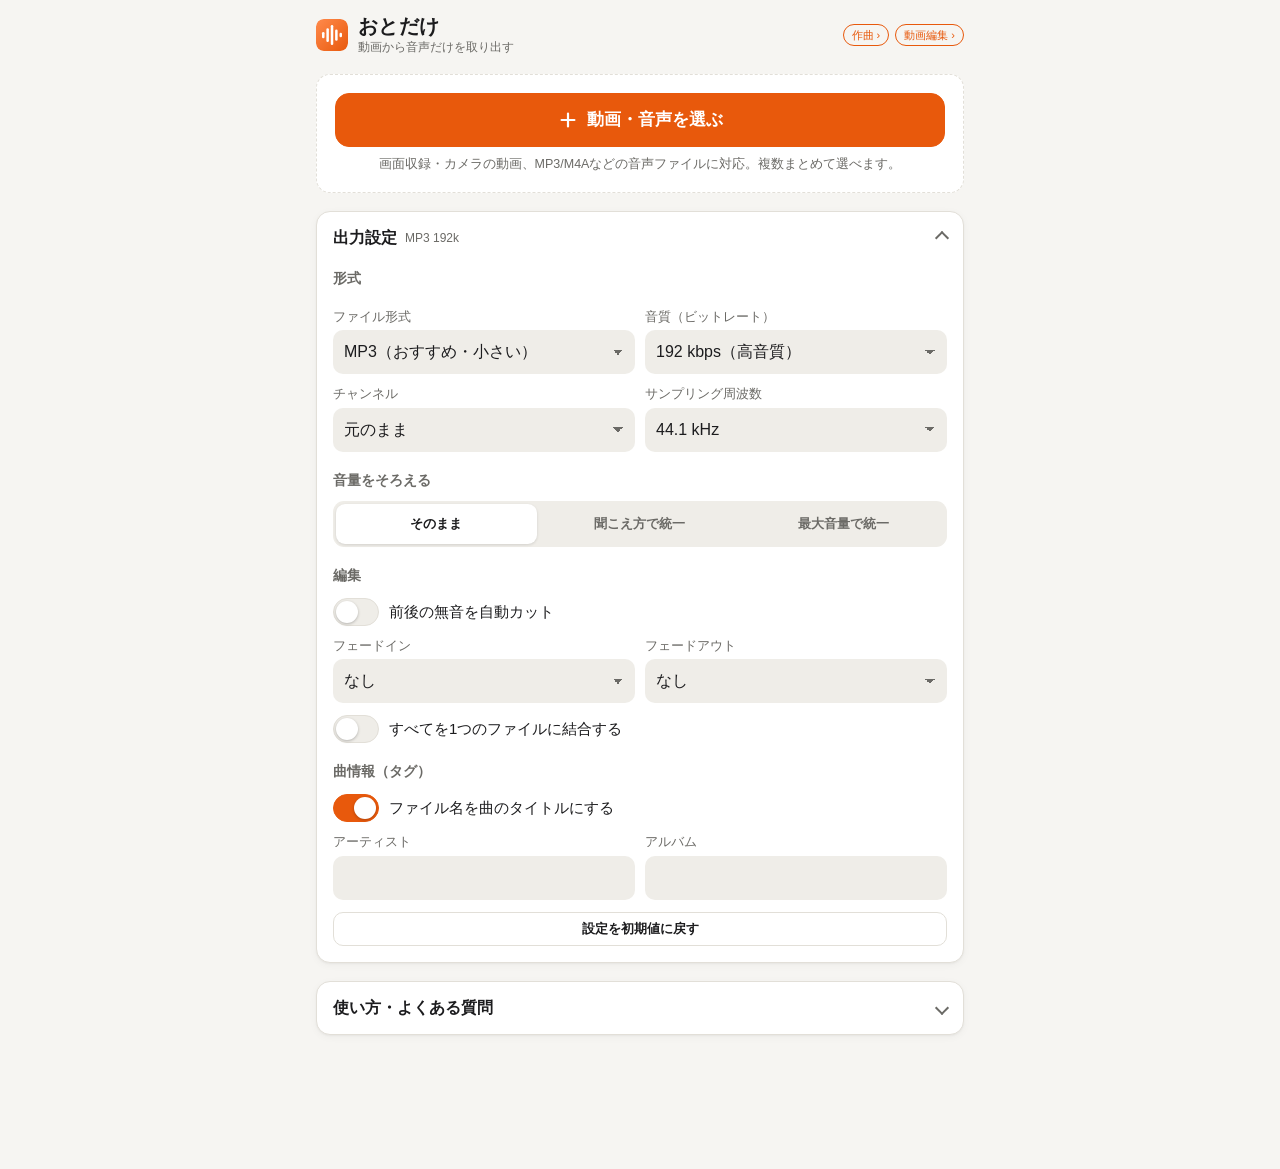
<file: index.html>
<!doctype html>
<html lang="ja">
<head>
  <meta charset="utf-8">
  <meta name="viewport" content="width=device-width, initial-scale=1, viewport-fit=cover">
  <title>おとだけ</title>
  <meta name="description" content="動画から音声だけを取り出すWebアプリ。音量の統一、トリミング、一括リネームにも対応。ファイルは端末の外に送信されません。">
  <meta name="theme-color" content="#f6f5f2" media="(prefers-color-scheme: light)">
  <meta name="theme-color" content="#141416" media="(prefers-color-scheme: dark)">
  <meta name="apple-mobile-web-app-capable" content="yes">
  <meta name="mobile-web-app-capable" content="yes">
  <meta name="apple-mobile-web-app-title" content="おとだけ">
  <meta name="apple-mobile-web-app-status-bar-style" content="default">
  <link rel="manifest" href="manifest.webmanifest">
  <link rel="icon" href="icons/icon.svg" type="image/svg+xml">
  <link rel="apple-touch-icon" href="icons/icon-180.png">
  <link rel="stylesheet" href="css/style.css">
</head>
<body>
  <header class="top">
    <div class="brand">
      <img src="icons/icon.svg" alt="" width="32" height="32">
      <div>
        <h1>おとだけ</h1>
        <p>動画から音声だけを取り出す</p>
      </div>
    </div>
    <span class="badges"><a class="badge link" href="daw/" title="作曲アプリ「かなでる」を開く">作曲 ›</a><a class="badge link" href="editor/" title="動画編集アプリ「つなぐ」を開く">動画編集 ›</a></span>
  </header>

  <main>
    <!-- ファイル追加 -->
    <section class="drop" id="drop">
      <label class="btn primary big" for="fileInput">
        <svg viewBox="0 0 24 24" aria-hidden="true"><path d="M12 5v14M5 12h14"/></svg>
        動画・音声を選ぶ
      </label>
      <input id="fileInput" type="file" accept="video/*,audio/*,.mov,.mp4,.m4a,.mp3,.wav,.aac,.caf" multiple hidden>
      <p class="hint">画面収録・カメラの動画、MP3/M4Aなどの音声ファイルに対応。複数まとめて選べます。</p>
    </section>

    <!-- ファイル一覧 -->
    <section id="listSection" hidden>
      <div class="section-head">
        <h2>ファイル <span id="count" class="count"></span></h2>
        <button class="btn ghost small" id="clearAll" type="button">すべて削除</button>
      </div>
      <ol id="list" class="list"></ol>
    </section>

    <!-- 一括リネーム -->
    <details class="panel" id="renamePanel" hidden>
      <summary><span>まとめて名前をつける・並べ替え</span></summary>
      <div class="panel-body">
        <p class="hint">上から順番に、つけたい名前を入れて「適用」を押してください。</p>
        <ol id="rnList" class="rn-list"></ol>
        <div class="btn-row">
          <button class="btn primary" id="rnApply" type="button">適用</button>
          <button class="btn ghost" id="rnReset" type="button">元の名前に戻す</button>
        </div>
        <hr>
        <div class="field">
          <label for="sortBy">並べ替え（曲目・結合の順番が変わります）</label>
          <div class="inline">
            <select id="sortBy">
              <option value="name">名前順</option>
              <option value="date">日付順（古い順）</option>
              <option value="dateDesc">日付順（新しい順）</option>
              <option value="added">追加した順</option>
            </select>
            <button class="btn ghost" id="sortApply" type="button">並べ替え</button>
          </div>
        </div>
      </div>
    </details>

    <!-- 出力設定 -->
    <details class="panel" id="settingsPanel" open>
      <summary><span>出力設定</span><span id="settingsSummary" class="summary-note"></span></summary>
      <form class="panel-body" id="settings" onsubmit="return false">
        <h3>形式</h3>
        <div class="row2">
          <div class="field">
            <label for="s-format">ファイル形式</label>
            <select id="s-format" name="format">
              <option value="mp3">MP3（おすすめ・小さい）</option>
              <option value="m4a">M4A（元の音のまま・劣化なし）</option>
              <option value="wav">WAV（無圧縮・大きい）</option>
            </select>
          </div>
          <div class="field" data-show-if="format=mp3">
            <label for="s-bitrate">音質（ビットレート）</label>
            <select id="s-bitrate" name="bitrate" data-num>
              <option value="64">64 kbps（声のみ・最小）</option>
              <option value="96">96 kbps</option>
              <option value="128">128 kbps（標準）</option>
              <option value="192">192 kbps（高音質）</option>
              <option value="256">256 kbps</option>
              <option value="320">320 kbps（最高）</option>
            </select>
          </div>
        </div>
        <p class="hint" data-show-if="format=m4a">動画の中の音声をそのまま取り出すので、音質が一切変わらず一番速いです。使える加工はトリミングだけです（音量の統一・無音カット・フェード・結合は使えません）。</p>
        <div data-hide-if="format=m4a">
        <div class="row2">
          <div class="field">
            <label for="s-channels">チャンネル</label>
            <select id="s-channels" name="channels">
              <option value="auto">元のまま</option>
              <option value="1">モノラル（声におすすめ）</option>
              <option value="2">ステレオ</option>
            </select>
          </div>
          <div class="field">
            <label for="s-sampleRate">サンプリング周波数</label>
            <select id="s-sampleRate" name="sampleRate" data-num>
              <option value="44100">44.1 kHz</option>
              <option value="48000">48 kHz</option>
            </select>
          </div>
        </div>

        <h3>音量をそろえる</h3>
        <div class="field">
          <div class="segmented" role="radiogroup" aria-label="音量の統一方法">
            <label><input type="radio" name="normMode" value="off"><span>そのまま</span></label>
            <label><input type="radio" name="normMode" value="lufs"><span>聞こえ方で統一</span></label>
            <label><input type="radio" name="normMode" value="peak"><span>最大音量で統一</span></label>
          </div>
          <p class="hint" data-show-if="normMode=lufs">人の耳の感じ方に近い「ラウドネス（LUFS）」をそろえます。複数ファイルの音量差をなくしたいときはこれ。</p>
          <p class="hint" data-show-if="normMode=peak">一番大きい音が指定の大きさになるように調整します。</p>
        </div>
        <div class="field" data-show-if="normMode=lufs">
          <label for="s-lufsTarget" class="range-label">目標の大きさ <output data-out="lufsTarget"></output></label>
          <input type="range" id="s-lufsTarget" name="lufsTarget" min="-50" max="-8" step="1" data-num>
          <div class="range-scale"><span>← 小さく</span><span>大きく →</span></div>
          <div class="chips">
            <button type="button" class="chip" data-set="lufsTarget=-14">-14 大きめ</button>
            <button type="button" class="chip" data-set="lufsTarget=-16">-16 標準</button>
            <button type="button" class="chip" data-set="lufsTarget=-23">-23 放送</button>
            <button type="button" class="chip" data-set="lufsTarget=-30">-30 小さめ</button>
            <button type="button" class="chip" data-set="lufsTarget=-40">-40 かなり小さい</button>
          </div>
          <p class="hint">ゲームのBGMや効果音が大きすぎるときは、-24 くらいから少しずつ下げて、実際に鳴らしながらちょうどいい大きさを探してください。全ファイルが同じ聞こえ方の大きさにそろいます。</p>
        </div>
        <div class="field" data-show-if="normMode=peak">
          <label for="s-peakTarget" class="range-label">最大音量 <output data-out="peakTarget"></output></label>
          <input type="range" id="s-peakTarget" name="peakTarget" min="-40" max="0" step="1" data-num>
          <div class="range-scale"><span>← 小さく</span><span>大きく →</span></div>
          <div class="chips">
            <button type="button" class="chip" data-set="peakTarget=-1">-1 標準</button>
            <button type="button" class="chip" data-set="peakTarget=-6">-6</button>
            <button type="button" class="chip" data-set="peakTarget=-12">-12</button>
            <button type="button" class="chip" data-set="peakTarget=-20">-20</button>
            <button type="button" class="chip" data-set="peakTarget=-30">-30</button>
          </div>
        </div>
        <div class="field" data-hide-if="normMode=off">
          <label for="s-maxGain">小さい音を上げるのは最大で</label>
          <select id="s-maxGain" name="maxGain" data-num>
            <option value="0">上げない（下げるだけ）</option>
            <option value="6">+6 dB</option>
            <option value="12">+12 dB</option>
            <option value="20">+20 dB</option>
            <option value="30">+30 dB</option>
          </select>
        </div>

        <h3>編集</h3>
        <label class="switch">
          <input type="checkbox" name="silence">
          <span>前後の無音を自動カット</span>
        </label>
        <div class="field" data-show-if="silence=true">
          <label for="s-silenceDb">無音とみなす大きさ</label>
          <select id="s-silenceDb" name="silenceDb" data-num>
            <option value="-60">-60 dB（ほぼ完全な無音だけ）</option>
            <option value="-50">-50 dB</option>
            <option value="-40">-40 dB（小さな雑音もカット）</option>
            <option value="-30">-30 dB（強め）</option>
          </select>
        </div>
        <div class="row2">
          <div class="field">
            <label for="s-fadeIn">フェードイン</label>
            <select id="s-fadeIn" name="fadeIn" data-num>
              <option value="0">なし</option>
              <option value="0.5">0.5 秒</option>
              <option value="1">1 秒</option>
              <option value="2">2 秒</option>
              <option value="3">3 秒</option>
            </select>
          </div>
          <div class="field">
            <label for="s-fadeOut">フェードアウト</label>
            <select id="s-fadeOut" name="fadeOut" data-num>
              <option value="0">なし</option>
              <option value="0.5">0.5 秒</option>
              <option value="1">1 秒</option>
              <option value="2">2 秒</option>
              <option value="3">3 秒</option>
            </select>
          </div>
        </div>
        <label class="switch">
          <input type="checkbox" name="join">
          <span>すべてを1つのファイルに結合する</span>
        </label>
        <div class="field" data-show-if="join=true">
          <label for="s-joinName">結合後のファイル名</label>
          <input id="s-joinName" name="joinName" type="text" placeholder="空なら「先頭のファイル名_結合」" autocomplete="off">
          <p class="hint">一覧の上から順につなげます。順番は各ファイルの ↑↓ や「並べ替え」で変更できます。</p>
        </div>
        </div>

        <div data-show-if="format=mp3">
          <h3>曲情報（タグ）</h3>
          <label class="switch">
            <input type="checkbox" name="tagTitle">
            <span>ファイル名を曲のタイトルにする</span>
          </label>
          <div class="row2">
            <div class="field">
              <label for="s-artist">アーティスト</label>
              <input id="s-artist" name="artist" type="text" autocomplete="off">
            </div>
            <div class="field">
              <label for="s-album">アルバム</label>
              <input id="s-album" name="album" type="text" autocomplete="off">
            </div>
          </div>
        </div>
        <div class="btn-row">
          <button class="btn ghost small" id="resetSettings" type="button">設定を初期値に戻す</button>
        </div>
      </form>
    </details>

    <!-- 結果 -->
    <section id="resultSection" hidden>
      <div class="section-head">
        <h2>できあがり <span id="resultCount" class="count"></span></h2>
        <button class="btn ghost small" id="clearResults" type="button">クリア</button>
      </div>
      <div class="btn-row" id="bulkActions">
        <button class="btn primary" id="shareAll" type="button">まとめて共有・保存</button>
        <button class="btn" id="zipAll" type="button">ZIPでダウンロード</button>
      </div>
      <ol id="results" class="list"></ol>
    </section>

    <details class="panel help">
      <summary><span>使い方・よくある質問</span></summary>
      <div class="panel-body prose">
        <h3>基本の使い方</h3>
        <ol>
          <li>「動画・音声を選ぶ」をタップし、<b>写真ライブラリ</b>または<b>ファイルを選択</b>から動画を選びます。</li>
          <li>必要ならファイル名を変えたり、波形の下のスライダーで使う範囲を切り取ります。</li>
          <li>下の「変換する」をタップ。</li>
          <li>できあがったら「共有」→「"ファイル"に保存」で iPhone に保存できます。LINE などに直接送ることもできます。</li>
        </ol>
        <h3>ホーム画面に追加するとアプリのように使えます</h3>
        <p>Safari の共有ボタン →「ホーム画面に追加」。一度開けばオフラインでも使えます。</p>
        <h3>ファイルはどこかに送信されますか？</h3>
        <p>いいえ。読み込みも変換もすべてこの端末の中（ブラウザ内）で行われ、ファイルが外部に送信されることはありません。</p>
        <h3>長い動画で止まってしまう</h3>
        <p>音声はいったん端末のメモリに展開して処理します。iPhone では目安として1ファイル60分程度まで。止まる場合は「モノラル」にするか、ファイルを分けて試してください。変換中は画面を閉じたり、別のアプリに切り替えないでください。</p>
        <h3>「聞こえ方で統一」とは？</h3>
        <p>放送や音楽配信でも使われている ITU-R BS.1770（LUFS）という基準で、人が感じる音の大きさをそろえます。音を大きくして音割れしそうなところは自動で抑えます（リミッター）。</p>
        
        
        <p class="credits">MP3 エンコードに <a href="https://github.com/zhuker/lamejs" target="_blank" rel="noopener">lamejs</a>（LAME の JavaScript 移植, LGPL）を使用しています。</p>
      </div>
    </details>
  </main>

  <!-- 下部の操作バー -->
  <div class="actionbar" id="actionbar" hidden>
    <div class="progress" id="progress" hidden>
      <div class="progress-text" id="progressText"></div>
      <div class="progress-track"><div class="progress-fill" id="progressFill"></div></div>
    </div>
    <button class="btn primary big" id="convert" type="button">変換する</button>
  </div>

  <div class="toast" id="toast" role="status" aria-live="polite"></div>
  <video id="player" playsinline preload="none" class="offscreen" aria-hidden="true"></video>

  <template id="itemTpl">
    <li class="card item">
      <div class="item-head">
        <span class="kind" aria-hidden="true"></span>
        <div class="name-wrap">
          <input class="name" type="text" aria-label="出力ファイル名" autocomplete="off" autocapitalize="off" spellcheck="false">
          <span class="ext"></span>
        </div>
        <div class="item-tools">
          <button type="button" class="icon-btn up" aria-label="上へ"><svg viewBox="0 0 24 24"><path d="M6 15l6-6 6 6"/></svg></button>
          <button type="button" class="icon-btn down" aria-label="下へ"><svg viewBox="0 0 24 24"><path d="M6 9l6 6 6-6"/></svg></button>
          <button type="button" class="icon-btn remove" aria-label="削除"><svg viewBox="0 0 24 24"><path d="M6 6l12 12M18 6L6 18"/></svg></button>
        </div>
      </div>
      <div class="meta"></div>
      <div class="wave-wrap">
        <canvas class="wave"></canvas>
        <button type="button" class="play" aria-label="試聴"><svg viewBox="0 0 24 24" class="i-play"><path d="M8 5v14l11-7z"/></svg><svg viewBox="0 0 24 24" class="i-pause"><path d="M7 5h4v14H7zM13 5h4v14h-4z"/></svg></button>
        <div class="wave-status"></div>
      </div>
      <div class="trim">
        <div class="trim-row">
          <span>開始</span>
          <input type="range" class="r-start" min="0" step="0.1" aria-label="開始位置">
          <input type="text" class="t-start" inputmode="decimal" aria-label="開始時刻">
        </div>
        <div class="trim-row">
          <span>終了</span>
          <input type="range" class="r-end" min="0" step="0.1" aria-label="終了位置">
          <input type="text" class="t-end" inputmode="decimal" aria-label="終了時刻">
        </div>
      </div>
    </li>
  </template>

  <template id="resultTpl">
    <li class="card result">
      <div class="result-head">
        <div class="result-name"></div>
        <div class="meta"></div>
      </div>
      <audio controls preload="metadata"></audio>
      <div class="btn-row">
        <button type="button" class="btn share">共有・保存</button>
        <button type="button" class="btn ghost dl">ダウンロード</button>
      </div>
    </li>
  </template>

  <script type="module" src="js/app.js"></script>
</body>
</html>
</file>
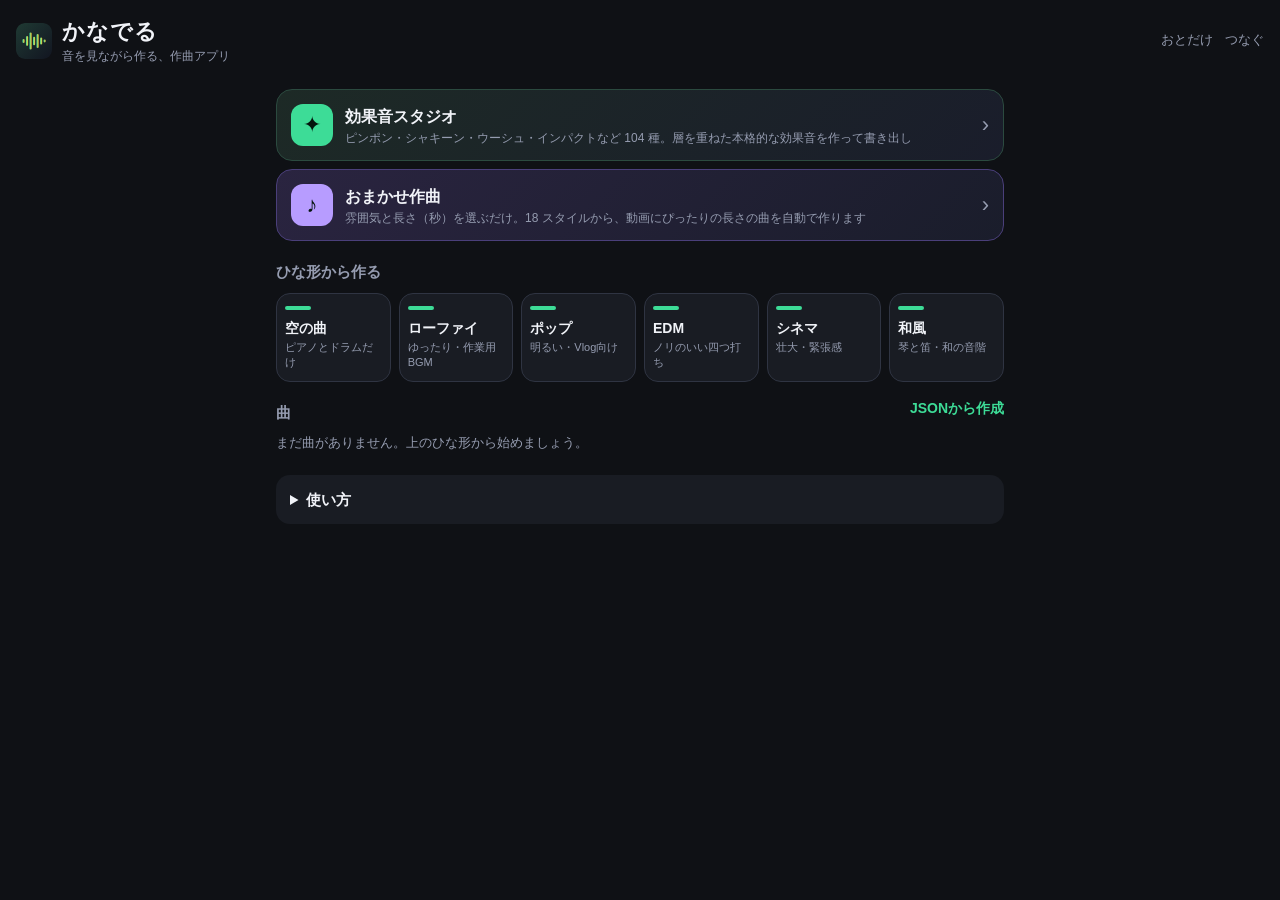
<file: daw/index.html>
<!doctype html>
<html lang="ja">
<head>
  <meta charset="utf-8">
  <meta name="viewport" content="width=device-width, initial-scale=1, viewport-fit=cover, user-scalable=no">
  <title>かなでる</title>
  <meta name="description" content="iPhoneで使える無料のDAW（作曲アプリ）と効果音スタジオ。音を見える化しながら作曲・ミックス。端末内で処理します。">
  <meta name="theme-color" content="#0f1115">
  <meta name="apple-mobile-web-app-capable" content="yes">
  <meta name="mobile-web-app-capable" content="yes">
  <meta name="apple-mobile-web-app-title" content="かなでる">
  <meta name="apple-mobile-web-app-status-bar-style" content="black-translucent">
  <link rel="manifest" href="manifest.webmanifest">
  <link rel="icon" href="icons/icon.svg" type="image/svg+xml">
  <link rel="apple-touch-icon" href="icons/icon-180.png">
  <link rel="stylesheet" href="css/daw.css">
</head>
<body>
  <!-- ホーム -->
  <section id="home" class="screen">
    <header class="home-top">
      <div class="brand">
        <img src="icons/icon.svg" alt="" width="36" height="36">
        <div>
          <h1>かなでる</h1>
          <p>音を見ながら作る、作曲アプリ</p>
        </div>
      </div>
      <nav class="sublinks"><a href="../">おとだけ</a><a href="../editor/">つなぐ</a></nav>
    </header>
    <div class="home-body">
      <button class="sfx-entry" id="openSfx" type="button">
        <span class="sfx-ico">✦</span>
        <span><b>効果音スタジオ</b><small>ピンポン・シャキーン・ウーシュ・インパクトなど 104 種。層を重ねた本格的な効果音を作って書き出し</small></span>
        <span class="chev">›</span>
      </button>
      <button class="sfx-entry compose-entry" id="openCompose" type="button">
        <span class="sfx-ico">♪</span>
        <span><b>おまかせ作曲</b><small>雰囲気と長さ（秒）を選ぶだけ。18 スタイルから、動画にぴったりの長さの曲を自動で作ります</small></span>
        <span class="chev">›</span>
      </button>
      <h2 class="home-h">ひな形から作る</h2>
      <div class="templates" id="templates"></div>
      <div class="home-row">
        <h2 class="home-h">曲</h2>
        <button class="txt-btn" id="importJson" type="button">JSONから作成</button>
      </div>
      <ul class="songs" id="songs"></ul>
      <details class="help">
        <summary>使い方</summary>
        <div class="help-body">
          <p><b>基本：</b>ひな形を選ぶ → トラックの帯（クリップ）をタップして選び、もう一度タップで中身を編集 → ▶ で再生 → 右上の「書き出す」で WAV / MP3 に。</p>
          <p><b>ピアノロール：</b>空いたところをタップで音を置く。音をタップで選択、ドラッグで移動、右端をドラッグで長さ。「和音」を選ぶとタップで和音ごと置けます。</p>
          <p><b>見える化：</b>「見える化」タブで、再生中の音の周波数・音量をリアルタイムに表示。「全体を解析」で、ラウドネス・帯域バランス・和音・スマホのスピーカーでの聞こえ方まで調べて、気をつける点を教えてくれます。</p>
          <p><b>自動ミックス：</b>ミキサーの「自動ミックス」で、各トラックの音量を役割（ドラム・ベース・メロディなど）に合わせて自動で整えます。</p>
          <p><b>つなぐで使う：</b>書き出した音を「ファイル」に保存し、つなぐの「音楽」から読み込めます。</p>
          <p><b>Claude と一緒に作る：</b>「…」→「JSONをコピー」と「見える化シート」の画像を Claude に送ると、音の状態が伝わります。返ってきた JSON を「JSONを貼り付け」で反映できます。形式は <a href="FORMAT.md" target="_blank">FORMAT.md</a>。</p>
          <p><b>保存：</b>曲はこの端末のブラウザ内に自動保存されます。Safari の Webサイトデータを消すと消えるので、大切な曲は JSON でも保存してください。</p>
        </div>
      </details>
    </div>
  </section>

  <!-- 曲の編集 -->
  <section id="song" class="screen" hidden>
    <header class="ed-top">
      <button class="icon-btn" id="back" type="button" aria-label="一覧に戻る"><svg viewBox="0 0 24 24"><path d="M15 5l-7 7 7 7"/></svg></button>
      <button class="title-btn" id="songName" type="button"></button>
      <button class="icon-btn" id="undo" type="button" aria-label="元に戻す"><svg viewBox="0 0 24 24"><path d="M9 14L4 9l5-5"/><path d="M4 9h10.5a5.5 5.5 0 010 11H11"/></svg></button>
      <button class="icon-btn" id="redo" type="button" aria-label="やり直す"><svg viewBox="0 0 24 24"><path d="M15 14l5-5-5-5"/><path d="M20 9H9.5a5.5 5.5 0 000 11H13"/></svg></button>
      <button class="icon-btn" id="menuBtn" type="button" aria-label="メニュー"><svg viewBox="0 0 24 24"><circle cx="5" cy="12" r="1.6"/><circle cx="12" cy="12" r="1.6"/><circle cx="19" cy="12" r="1.6"/></svg></button>
      <button class="export-btn" id="exportBtn" type="button">書き出す</button>
    </header>
    <div class="transport">
      <button class="play" id="playBtn" type="button" aria-label="再生">
        <svg viewBox="0 0 24 24" class="i-play"><path d="M7 4.5v15l12.5-7.5z"/></svg>
        <svg viewBox="0 0 24 24" class="i-pause"><path d="M6.5 4.5h4v15h-4zM13.5 4.5h4v15h-4z"/></svg>
      </button>
      <button class="icon-btn sm" id="stopBtn" type="button" aria-label="先頭へ"><svg viewBox="0 0 24 24"><path d="M6 5v14M18 5L9 12l9 7z"/></svg></button>
      <div class="pos"><b id="pos">1.1</b><small id="posSec">0:00.0</small></div>
      <button class="chip" id="bpmBtn" type="button">120 BPM</button>
      <button class="chip" id="loopBtn" type="button" aria-pressed="false">ループ</button>
      <span class="status" id="status"></span>
    </div>
    <nav class="tabs" id="tabs">
      <button type="button" data-tab="arrange" aria-selected="true">アレンジ</button>
      <button type="button" data-tab="mixer">ミキサー</button>
      <button type="button" data-tab="viz">見える化</button>
    </nav>
    <div class="view" id="arrangeView">
      <div class="arr" id="arr"></div>
      <div class="arr-tools">
        <button class="btn sm" id="addTrack" type="button">＋ トラック</button>
        <span class="spacer"></span>
        <button class="icon-btn sm" id="zoomOut" type="button" aria-label="縮小"><svg viewBox="0 0 24 24"><path d="M5 12h14"/></svg></button>
        <button class="icon-btn sm" id="zoomIn" type="button" aria-label="拡大"><svg viewBox="0 0 24 24"><path d="M5 12h14M12 5v14"/></svg></button>
      </div>
      <div class="clipbar" id="clipbar" hidden>
        <button type="button" data-act="edit">編集</button>
        <button type="button" data-act="dup">複製</button>
        <button type="button" data-act="left">◀</button>
        <button type="button" data-act="right">▶</button>
        <button type="button" data-act="shorter">短く</button>
        <button type="button" data-act="longer">長く</button>
        <button type="button" data-act="del" class="danger">削除</button>
      </div>
    </div>
    <div class="view" id="mixerView" hidden></div>
    <div class="view" id="vizView" hidden></div>
  </section>

  <!-- 効果音スタジオ -->
  <section id="sfx" class="screen" hidden>
    <header class="ed-top">
      <button class="icon-btn" id="sfxBack" type="button" aria-label="戻る"><svg viewBox="0 0 24 24"><path d="M15 5l-7 7 7 7"/></svg></button>
      <h2 class="ed-title">効果音スタジオ</h2>
      <button class="export-btn" id="sfxExport" type="button">書き出す</button>
    </header>
    <div class="sfx-body" id="sfxBody"></div>
  </section>

  <!-- 下から出るパネル -->
  <div class="sheet-backdrop" id="sheetBackdrop" hidden></div>
  <div class="sheet" id="sheet" hidden>
    <div class="sheet-head"><h2 id="sheetTitle"></h2><button class="icon-btn sm" id="sheetClose" type="button" aria-label="閉じる"><svg viewBox="0 0 24 24"><path d="M6 6l12 12M18 6L6 18"/></svg></button></div>
    <div class="sheet-body" id="sheetBody"></div>
  </div>

  <!-- 全画面の編集（ピアノロール・ドラム） -->
  <div class="full" id="full" hidden></div>

  <div class="toast" id="toast" hidden></div>
  <script type="module" src="js/app.js"></script>
</body>
</html>
</file>
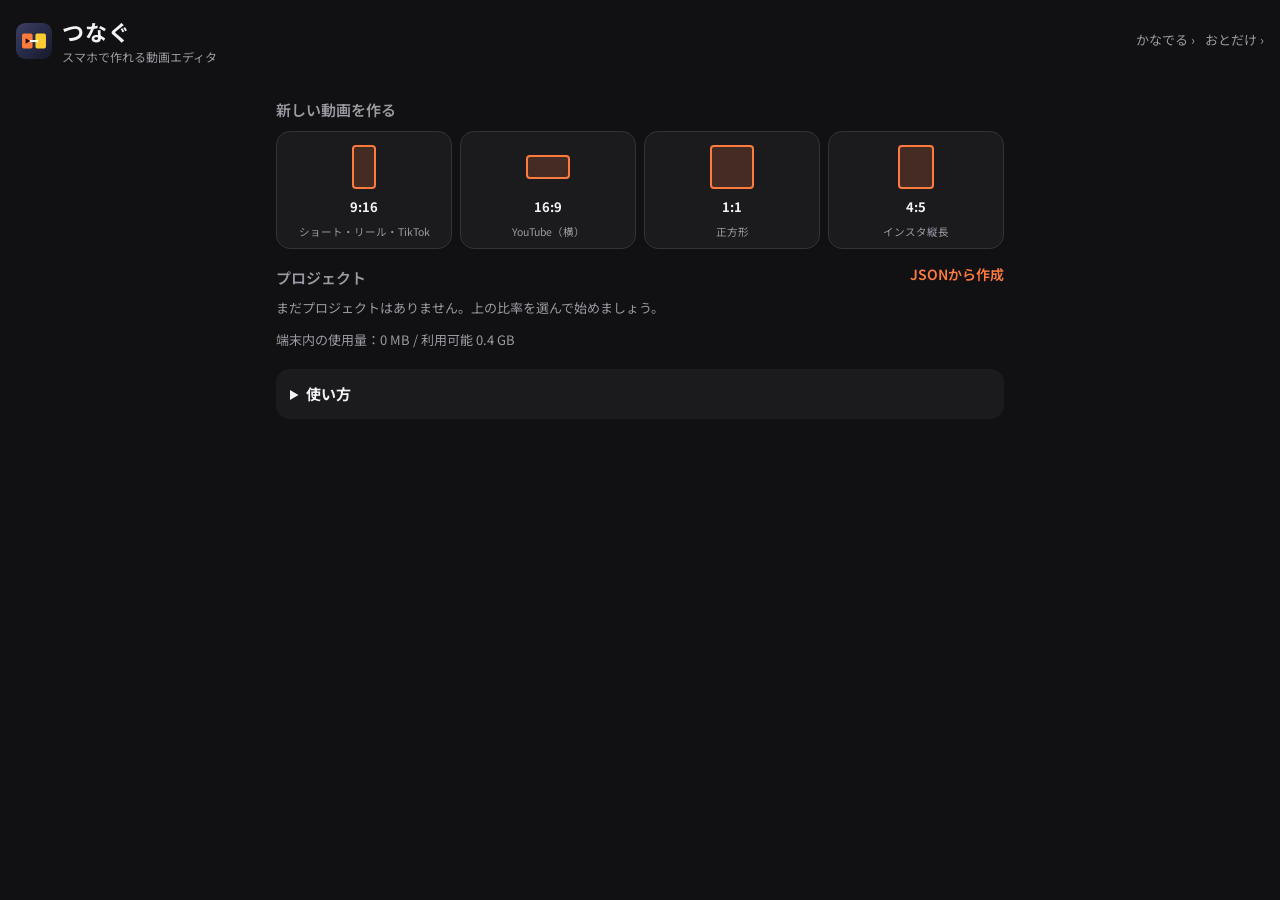
<file: editor/index.html>
<!doctype html>
<html lang="ja">
<head>
  <meta charset="utf-8">
  <meta name="viewport" content="width=device-width, initial-scale=1, viewport-fit=cover, user-scalable=no">
  <title>つなぐ</title>
  <meta name="description" content="iPhoneで使える無料の動画編集アプリ。カット、テロップ、BGM、トランジション、YouTube・ショート向けの書き出し。端末内で処理します。">
  <meta name="theme-color" content="#111113">
  <meta name="apple-mobile-web-app-capable" content="yes">
  <meta name="mobile-web-app-capable" content="yes">
  <meta name="apple-mobile-web-app-title" content="つなぐ">
  <meta name="apple-mobile-web-app-status-bar-style" content="black-translucent">
  <link rel="manifest" href="manifest.webmanifest">
  <link rel="icon" href="icons/icon.svg" type="image/svg+xml">
  <link rel="apple-touch-icon" href="icons/icon-180.png">
  <link rel="preconnect" href="https://fonts.googleapis.com">
  <link rel="preconnect" href="https://fonts.gstatic.com" crossorigin>
  <link href="https://fonts.googleapis.com/css2?family=M+PLUS+1+Code:wght@500&family=M+PLUS+Rounded+1c:wght@800&family=Noto+Sans+JP:wght@400;900&family=Noto+Serif+JP:wght@700&display=swap" rel="stylesheet">
  <link rel="stylesheet" href="css/editor.css">
</head>
<body>
  <!-- ホーム（プロジェクト一覧） -->
  <section id="home" class="screen">
    <header class="home-top">
      <div class="brand">
        <img src="icons/icon.svg" alt="" width="36" height="36">
        <div>
          <h1>つなぐ</h1>
          <p>スマホで作れる動画エディタ</p>
        </div>
      </div>
      <span class="sublinks"><a class="sublink" href="../daw/">かなでる ›</a> <a class="sublink" href="../">おとだけ ›</a></span>
    </header>
    <div class="home-body">
      <h2 class="home-h">新しい動画を作る</h2>
      <div class="presets" id="presets"></div>
      <div class="home-row">
        <h2 class="home-h">プロジェクト</h2>
        <button class="txt-btn" id="importJson" type="button">JSONから作成</button>
      </div>
      <ul class="projects" id="projects"></ul>
      <p class="home-note" id="storageNote"></p>
      <details class="help">
        <summary>使い方</summary>
        <div class="help-body">
          <p><b>基本：</b>動画や写真を追加 → タイムラインを左右にスクロールして位置を合わせる → 下のボタンで分割・テキスト・音楽などを追加 → 右上の「書き出す」。</p>
          <p><b>選ぶ・調整：</b>タイムラインのクリップをタップすると選択。もう一度タップで詳細設定。選択中は両端のつまみをドラッグして長さを調整できます。</p>
          <p><b>テキストの位置：</b>プレビュー上でテキストを指でドラッグ。</p>
          <p><b>保存先：</b>書き出した動画は「共有」→「ビデオを保存」で写真アプリへ。そこから YouTube・TikTok・Instagram に投稿できます。</p>
          <p><b>プロジェクトの保存：</b>編集内容と素材はこの端末のブラウザ内に自動保存されます。Safari の履歴・Webサイトデータを消すと消えるので注意。</p>
          <p><b>モーション素材：</b>「モーション」ボタンから、<a href="https://github.com/showheyohtaki/motion-prompt" target="_blank" rel="noopener">Motion Prompt</a>（大滝昇平さん、MIT License）の名前つきの動き 120 種を、動く見本を見ながら選んで置けます。</p>
          <p><b>Claude と一緒に作る：</b>編集画面の「…」→「JSONをコピー」と「コマ一覧の画像」を Claude に送ると、映像の中身や話していない区間も伝わります。「無音をカットして」「テロップを付けて」などと頼み、返ってきた JSON を「JSONを貼り付け」で反映できます。</p>
        </div>
      </details>
    </div>
  </section>

  <!-- 編集画面 -->
  <section id="editor" class="screen" hidden>
    <header class="ed-top">
      <button class="icon-btn" id="back" type="button" aria-label="一覧に戻る"><svg viewBox="0 0 24 24"><path d="M15 5l-7 7 7 7"/></svg></button>
      <button class="title-btn" id="projName" type="button"></button>
      <button class="icon-btn" id="undo" type="button" aria-label="元に戻す"><svg viewBox="0 0 24 24"><path d="M9 14L4 9l5-5"/><path d="M4 9h10.5a5.5 5.5 0 010 11H11"/></svg></button>
      <button class="icon-btn" id="redo" type="button" aria-label="やり直す"><svg viewBox="0 0 24 24"><path d="M15 14l5-5-5-5"/><path d="M20 9H9.5a5.5 5.5 0 000 11H13"/></svg></button>
      <button class="icon-btn" id="menuBtn" type="button" aria-label="メニュー"><svg viewBox="0 0 24 24"><circle cx="5" cy="12" r="1.6"/><circle cx="12" cy="12" r="1.6"/><circle cx="19" cy="12" r="1.6"/></svg></button>
      <button class="export-btn" id="exportBtn" type="button">書き出す</button>
    </header>

    <div class="stage" id="stage">
      <canvas id="preview"></canvas>
    </div>

    <div class="transport">
      <span class="time" id="time">0:00.0 / 0:00.0</span>
      <button class="play" id="playBtn" type="button" aria-label="再生">
        <svg viewBox="0 0 24 24" class="i-play"><path d="M7 4.5v15l12.5-7.5z"/></svg>
        <svg viewBox="0 0 24 24" class="i-pause"><path d="M6.5 4.5h4v15h-4zM13.5 4.5h4v15h-4z"/></svg>
      </button>
      <div class="zoom">
        <button class="icon-btn sm" id="zoomOut" type="button" aria-label="縮小"><svg viewBox="0 0 24 24"><path d="M5 12h14"/></svg></button>
        <button class="icon-btn sm" id="zoomIn" type="button" aria-label="拡大"><svg viewBox="0 0 24 24"><path d="M12 5v14M5 12h14"/></svg></button>
      </div>
    </div>

    <div class="tl" id="timeline">
      <div class="tl-scroll">
        <div class="tl-content">
          <div class="tl-ruler"></div>
          <div class="tl-row tl-video"></div>
          <div class="tl-row tl-ov"></div>
          <div class="tl-row tl-text"></div>
          <div class="tl-row tl-fx"></div>
          <div class="tl-row tl-audio"></div>
        </div>
      </div>
      <div class="tl-labels" aria-hidden="true"><span>映像</span><span>重ね</span><span>文字</span><span>効果</span><span>音</span></div>
      <div class="tl-playhead"></div>
    </div>

    <nav class="toolbar" id="toolbar"></nav>
  </section>

  <!-- ボトムシート（詳細設定） -->
  <div class="sheet-backdrop" id="sheetBackdrop" hidden></div>
  <section class="sheet" id="sheet" hidden aria-modal="true" role="dialog">
    <header class="sheet-head">
      <h2 id="sheetTitle"></h2>
      <button class="done-btn" id="sheetDone" type="button">完了</button>
    </header>
    <div class="sheet-body" id="sheetBody"></div>
  </section>

  <div class="toast" id="toast" role="status" aria-live="polite"></div>
  <input type="file" id="fileMedia" accept="video/*,image/*" multiple hidden>
  <input type="file" id="fileOverlay" accept="video/*,image/*" hidden>
  <input type="file" id="fileAudio" accept="audio/*,video/*,.mp3,.m4a,.wav,.aac" hidden>
  <input type="file" id="fileJson" accept="application/json,.json" hidden>
  <input type="file" id="fileRelink" multiple hidden>

  <script type="module" src="js/app.js"></script>
</body>
</html>
</file>
<file: css/style.css>
:root {
  --bg: #f6f5f2;
  --surface: #ffffff;
  --surface-2: #efede8;
  --text: #1c1c1e;
  --muted: #6b6a66;
  --line: #e2dfd8;
  --accent: #e8590c;
  --accent-ink: #ffffff;
  --accent-soft: #fde8dc;
  --wave: #c9c4ba;
  --wave-active: #e8590c;
  --dim: rgba(246, 245, 242, 0.72);
  --danger: #c92a2a;
  --ok: #2b8a3e;
  --radius: 14px;
  --shadow: 0 1px 2px rgba(0, 0, 0, 0.04), 0 2px 8px rgba(0, 0, 0, 0.04);
  color-scheme: light;
}

@media (prefers-color-scheme: dark) {
  :root {
    --bg: #141416;
    --surface: #1e1e21;
    --surface-2: #2a2a2e;
    --text: #f2f2f3;
    --muted: #9b9ba1;
    --line: #333338;
    --accent: #ff8a4c;
    --accent-ink: #1a0d05;
    --accent-soft: #3a2316;
    --wave: #4a4a50;
    --wave-active: #ff8a4c;
    --dim: rgba(20, 20, 22, 0.7);
    --danger: #ff6b6b;
    --ok: #69db7c;
    --shadow: none;
    color-scheme: dark;
  }
}

* { box-sizing: border-box; }

html { -webkit-text-size-adjust: 100%; }

body {
  margin: 0;
  background: var(--bg);
  color: var(--text);
  font-family: -apple-system, BlinkMacSystemFont, "Hiragino Sans", "Hiragino Kaku Gothic ProN", "Noto Sans JP", "Segoe UI", sans-serif;
  font-size: 16px;
  line-height: 1.5;
  -webkit-tap-highlight-color: transparent;
  padding-bottom: calc(110px + env(safe-area-inset-bottom));
}

main, .top {
  max-width: 680px;
  margin: 0 auto;
  padding-left: max(16px, env(safe-area-inset-left));
  padding-right: max(16px, env(safe-area-inset-right));
}

.top {
  display: flex;
  align-items: center;
  justify-content: space-between;
  gap: 12px;
  padding-top: calc(14px + env(safe-area-inset-top));
  padding-bottom: 10px;
}
.brand { display: flex; align-items: center; gap: 10px; }
.brand img { border-radius: 8px; }
.brand h1 { font-size: 20px; margin: 0; line-height: 1.2; letter-spacing: 0.02em; }
.brand p { margin: 0; font-size: 12px; color: var(--muted); }
.badge {
  font-size: 11px;
  text-decoration: none;
  color: var(--ok);
  border: 1px solid currentColor;
  border-radius: 999px;
  padding: 2px 8px;
  white-space: nowrap;
}
.badge.link { color: var(--accent); }
.badges { display: flex; gap: 6px; }

h2 { font-size: 17px; margin: 0; }
h3 { font-size: 14px; margin: 18px 0 8px; color: var(--muted); font-weight: 600; }
.panel-body > h3:first-child { margin-top: 4px; }
.count { color: var(--muted); font-weight: 500; font-size: 14px; }

section { margin-top: 18px; }
.section-head { display: flex; align-items: center; justify-content: space-between; margin-bottom: 10px; }

/* ---------- ボタン ---------- */
.btn {
  appearance: none;
  border: 1px solid var(--line);
  background: var(--surface);
  color: var(--text);
  font: inherit;
  font-size: 15px;
  font-weight: 600;
  border-radius: 12px;
  min-height: 44px;
  padding: 0 16px;
  display: inline-flex;
  align-items: center;
  justify-content: center;
  gap: 8px;
  cursor: pointer;
  text-decoration: none;
  touch-action: manipulation;
}
.btn:active { transform: scale(0.98); }
.btn:disabled { opacity: 0.5; pointer-events: none; }
.btn.primary { background: var(--accent); border-color: var(--accent); color: var(--accent-ink); }
.btn.ghost { background: transparent; }
.btn.small { min-height: 34px; font-size: 13px; padding: 0 12px; border-radius: 10px; }
.btn.big { width: 100%; min-height: 54px; font-size: 17px; border-radius: 14px; }
.btn svg { width: 22px; height: 22px; fill: none; stroke: currentColor; stroke-width: 2.4; stroke-linecap: round; }
.btn-row { display: flex; flex-wrap: wrap; gap: 8px; margin-top: 12px; }
.btn-row .btn { flex: 1 1 140px; }

.icon-btn {
  appearance: none;
  border: none;
  background: transparent;
  color: var(--muted);
  width: 34px;
  height: 34px;
  border-radius: 8px;
  display: grid;
  place-items: center;
  cursor: pointer;
  padding: 0;
}
.icon-btn:active { background: var(--surface-2); }
.icon-btn svg { width: 20px; height: 20px; fill: none; stroke: currentColor; stroke-width: 2; stroke-linecap: round; stroke-linejoin: round; }

/* ---------- ドロップエリア ---------- */
.drop {
  background: var(--surface);
  border: 1.5px dashed var(--line);
  border-radius: var(--radius);
  padding: 18px;
  text-align: center;
  margin-top: 8px;
}
.drop.dragover { border-color: var(--accent); background: var(--accent-soft); }
.hint { font-size: 12.5px; color: var(--muted); margin: 8px 0 0; }

/* ---------- カード ---------- */
.list { list-style: none; margin: 0; padding: 0; display: grid; gap: 10px; }
.card {
  background: var(--surface);
  border: 1px solid var(--line);
  border-radius: var(--radius);
  padding: 12px;
  box-shadow: var(--shadow);
  min-width: 0;
}
.item-head { display: flex; align-items: center; gap: 8px; }
.kind {
  flex: none;
  font-size: 10px;
  font-weight: 700;
  border-radius: 6px;
  padding: 2px 6px;
  background: var(--surface-2);
  color: var(--muted);
}
.name-wrap {
  flex: 1;
  min-width: 0;
  display: flex;
  align-items: center;
  background: var(--surface-2);
  border-radius: 9px;
  padding-right: 8px;
}
.name-wrap .name {
  flex: 1;
  min-width: 0;
  border: none;
  background: transparent;
  font: inherit;
  font-size: 16px; /* iOS のズーム防止 */
  font-weight: 600;
  color: var(--text);
  padding: 7px 8px;
  outline: none;
}
.name-wrap:focus-within { box-shadow: 0 0 0 2px var(--accent); }
.ext { color: var(--muted); font-size: 14px; }
.item-tools { display: flex; flex: none; }
.meta { font-size: 12.5px; color: var(--muted); margin-top: 6px; display: flex; flex-wrap: wrap; gap: 4px 12px; }
.meta .err { color: var(--danger); }

.wave-wrap { position: relative; margin-top: 8px; }
.wave {
  display: block;
  width: 100%;
  height: 64px;
  border-radius: 10px;
  background: var(--surface-2);
}
.play {
  position: absolute;
  left: 8px;
  top: 50%;
  transform: translateY(-50%);
  width: 40px;
  height: 40px;
  border-radius: 50%;
  border: none;
  background: var(--accent);
  color: var(--accent-ink);
  display: grid;
  place-items: center;
  cursor: pointer;
  box-shadow: 0 2px 6px rgba(0, 0, 0, 0.18);
}
.play svg { width: 18px; height: 18px; fill: currentColor; }
.play .i-pause { display: none; }
.item.playing .play .i-play { display: none; }
.item.playing .play .i-pause { display: block; }
.wave-status {
  position: absolute;
  inset: 0;
  display: grid;
  place-items: center;
  font-size: 13px;
  color: var(--muted);
  pointer-events: none;
}
.item.error .wave-wrap,
.item:not(.ready) .play,
.item:not(.ready) .trim { display: none; }

.trim { margin-top: 8px; display: grid; gap: 4px; }
.trim-row { display: grid; grid-template-columns: auto 1fr 78px; align-items: center; gap: 8px; font-size: 13px; color: var(--muted); }
.trim-row input[type="text"] {
  font: inherit;
  font-size: 16px;
  font-variant-numeric: tabular-nums;
  text-align: center;
  border: 1px solid var(--line);
  background: var(--surface);
  color: var(--text);
  border-radius: 8px;
  padding: 4px 2px;
  width: 100%;
}
input[type="range"] { width: 100%; accent-color: var(--accent); margin: 0; height: 32px; }

/* ---------- パネル ---------- */
.panel {
  margin-top: 18px;
  background: var(--surface);
  border: 1px solid var(--line);
  border-radius: var(--radius);
  box-shadow: var(--shadow);
}
.panel > summary {
  list-style: none;
  cursor: pointer;
  padding: 14px 16px;
  font-weight: 700;
  display: flex;
  align-items: center;
  gap: 8px;
}
.panel > summary::-webkit-details-marker { display: none; }
.panel > summary::after {
  content: "";
  margin-left: auto;
  flex: none;
  width: 8px;
  height: 8px;
  border-right: 2px solid var(--muted);
  border-bottom: 2px solid var(--muted);
  transform: rotate(45deg);
  transition: transform 0.15s;
}
.panel[open] > summary::after { transform: rotate(-135deg); }
.summary-note { font-weight: 500; font-size: 12px; color: var(--muted); overflow: hidden; text-overflow: ellipsis; white-space: nowrap; min-width: 0; }
.panel-body { padding: 0 16px 16px; }
.panel hr { border: none; border-top: 1px solid var(--line); margin: 16px 0; }

.field { margin-top: 10px; min-width: 0; }
.field > label { display: block; font-size: 13px; color: var(--muted); margin-bottom: 4px; }
.row2 { display: grid; grid-template-columns: 1fr 1fr; gap: 0 10px; }
@media (max-width: 360px) { .row2 { grid-template-columns: 1fr; } }
.inline { display: flex; gap: 8px; }
.inline select { flex: 1; }

select, .field input[type="text"], .field input[type="number"] {
  width: 100%;
  font: inherit;
  font-size: 16px;
  color: var(--text);
  background: var(--surface-2);
  border: 1px solid transparent;
  border-radius: 10px;
  min-height: 44px;
  padding: 0 10px;
  outline: none;
  -webkit-appearance: none;
  appearance: none;
}
select {
  background-image: linear-gradient(45deg, transparent 50%, var(--muted) 50%), linear-gradient(135deg, var(--muted) 50%, transparent 50%);
  background-position: calc(100% - 16px) 50%, calc(100% - 11px) 50%;
  background-size: 5px 5px;
  background-repeat: no-repeat;
  padding-right: 28px;
  text-overflow: ellipsis;
}
select:focus, .field input:focus { border-color: var(--accent); }

.segmented {
  display: grid;
  grid-template-columns: repeat(3, 1fr);
  background: var(--surface-2);
  border-radius: 11px;
  padding: 3px;
  gap: 3px;
}
.segmented label { position: relative; }
.segmented input { position: absolute; opacity: 0; pointer-events: none; }
.segmented span {
  display: grid;
  place-items: center;
  min-height: 40px;
  padding: 4px;
  border-radius: 9px;
  font-size: 13px;
  font-weight: 600;
  text-align: center;
  line-height: 1.25;
  color: var(--muted);
  cursor: pointer;
}
.segmented input:checked + span { background: var(--surface); color: var(--text); box-shadow: 0 1px 3px rgba(0, 0, 0, 0.12); }
.segmented input:focus-visible + span { outline: 2px solid var(--accent); }

.switch { display: flex; align-items: center; gap: 10px; margin-top: 12px; cursor: pointer; font-size: 15px; }
.switch input {
  -webkit-appearance: none;
  appearance: none;
  flex: none;
  width: 46px;
  height: 28px;
  border-radius: 999px;
  background: var(--surface-2);
  border: 1px solid var(--line);
  position: relative;
  margin: 0;
  cursor: pointer;
  transition: background 0.15s;
}
.switch input::after {
  content: "";
  position: absolute;
  top: 2px;
  left: 2px;
  width: 22px;
  height: 22px;
  border-radius: 50%;
  background: #fff;
  box-shadow: 0 1px 3px rgba(0, 0, 0, 0.25);
  transition: transform 0.15s;
}
.switch input:checked { background: var(--accent); border-color: var(--accent); }
.switch input:checked::after { transform: translateX(18px); }

.chips { display: flex; flex-wrap: wrap; gap: 6px; margin-top: 8px; }
.chip {
  appearance: none;
  border: 1px solid var(--line);
  background: var(--surface);
  color: var(--text);
  font: inherit;
  font-size: 13px;
  border-radius: 999px;
  padding: 5px 12px;
  cursor: pointer;
}
.chip:active { background: var(--accent-soft); }
.chip.on { background: var(--accent-soft); border-color: var(--accent); font-weight: 600; }
.range-label { display: flex !important; align-items: baseline; gap: 8px; }
.range-label output { color: var(--text); font-weight: 700; font-size: 15px; font-variant-numeric: tabular-nums; }
.range-label output small { color: var(--muted); font-weight: 500; font-size: 12px; margin-left: 4px; }
.range-scale { display: flex; justify-content: space-between; font-size: 11px; color: var(--muted); margin-top: -2px; }

.rn-list { list-style: none; margin: 8px 0 0; padding: 0; display: grid; gap: 12px; }
.rn-list li { display: grid; grid-template-columns: auto 1fr; align-items: center; gap: 2px 10px; }
.rn-no { font-size: 13px; font-weight: 700; color: var(--muted); min-width: 3.4em; }
.rn-orig { grid-column: 2; font-size: 11.5px; color: var(--muted); overflow: hidden; text-overflow: ellipsis; white-space: nowrap; padding-left: 8px; }

/* ---------- 結果 ---------- */
.result-name { font-weight: 700; word-break: break-all; }
.result audio { width: 100%; margin-top: 10px; height: 40px; }
.result.error .result-name { color: var(--danger); }
.result .btn-row { margin-top: 8px; }

/* ---------- 下部バー ---------- */
.actionbar {
  position: fixed;
  left: 0;
  right: 0;
  bottom: 0;
  z-index: 10;
  padding: 10px max(16px, env(safe-area-inset-right)) calc(10px + env(safe-area-inset-bottom)) max(16px, env(safe-area-inset-left));
  background: var(--dim);
  -webkit-backdrop-filter: blur(16px);
  backdrop-filter: blur(16px);
  border-top: 1px solid var(--line);
}
.actionbar > * { max-width: 648px; margin-left: auto; margin-right: auto; }
.progress { margin-bottom: 8px; }
.progress-text { font-size: 13px; color: var(--muted); margin-bottom: 4px; white-space: nowrap; overflow: hidden; text-overflow: ellipsis; }
.progress-track { height: 6px; border-radius: 3px; background: var(--surface-2); overflow: hidden; }
.progress-fill { height: 100%; width: 0; background: var(--accent); transition: width 0.2s; }

.toast {
  position: fixed;
  left: 50%;
  bottom: calc(96px + env(safe-area-inset-bottom));
  transform: translate(-50%, 20px);
  background: var(--text);
  color: var(--bg);
  padding: 10px 16px;
  border-radius: 12px;
  font-size: 14px;
  opacity: 0;
  pointer-events: none;
  transition: opacity 0.2s, transform 0.2s;
  z-index: 20;
  max-width: calc(100vw - 32px);
}
.toast.show { opacity: 1; transform: translate(-50%, 0); }

.offscreen { position: fixed; width: 1px; height: 1px; opacity: 0; pointer-events: none; left: -10px; top: 0; }

.prose { font-size: 14px; }
.prose p, .prose ol { margin: 6px 0; }
.prose ol { padding-left: 20px; }
.prose a { color: var(--accent); }
.credits { color: var(--muted); font-size: 12px; margin-top: 16px !important; }
.help { margin-bottom: 24px; }

[hidden] { display: none !important; }
</file>
<file: daw/css/daw.css>
:root {
  --bg: #0f1115;
  --panel: #191c23;
  --panel-2: #232731;
  --line: #2f3442;
  --text: #f1f3f8;
  --muted: #959cb0;
  --accent: #3ddc97;
  --accent-ink: #04140d;
  --accent-soft: rgba(61, 220, 151, 0.16);
  --play: #ffcc33;
  --danger: #ff6b6b;
  --hdr: 112px;
  color-scheme: dark;
}

* { box-sizing: border-box; -webkit-tap-highlight-color: transparent; }
html, body { margin: 0; height: 100%; }
body {
  background: var(--bg);
  color: var(--text);
  font-family: -apple-system, BlinkMacSystemFont, "Hiragino Sans", "Noto Sans JP", "Segoe UI", sans-serif;
  font-size: 15px;
  line-height: 1.45;
  overscroll-behavior: none;
  -webkit-user-select: none;
  user-select: none;
}
input, textarea, select { -webkit-user-select: text; user-select: text; font: inherit; color: inherit; }
button { font: inherit; color: inherit; }
[hidden] { display: none !important; }
a { color: var(--accent); }

.screen { height: 100dvh; display: flex; flex-direction: column; }

/* ---------- ホーム ---------- */
#home { overflow-y: auto; -webkit-overflow-scrolling: touch; }
.home-top {
  display: flex; align-items: center; justify-content: space-between;
  padding: calc(16px + env(safe-area-inset-top)) max(16px, env(safe-area-inset-right)) 8px max(16px, env(safe-area-inset-left));
}
.brand { display: flex; gap: 10px; align-items: center; }
.brand img { border-radius: 9px; }
.brand h1 { margin: 0; font-size: 22px; letter-spacing: 0.04em; }
.brand p { margin: 0; color: var(--muted); font-size: 12px; }
.sublinks { display: flex; gap: 12px; }
.sublinks a { color: var(--muted); font-size: 13px; text-decoration: none; }
.home-body { padding: 8px max(16px, env(safe-area-inset-right)) calc(32px + env(safe-area-inset-bottom)) max(16px, env(safe-area-inset-left)); max-width: 760px; width: 100%; margin: 0 auto; }
.home-h { font-size: 15px; margin: 20px 0 10px; color: var(--muted); font-weight: 600; }
.home-row { display: flex; align-items: center; justify-content: space-between; }
.sfx-entry {
  width: 100%; display: flex; align-items: center; gap: 12px; text-align: left; margin-top: 8px;
  background: linear-gradient(135deg, #1d2a26, #1a1d2b); border: 1px solid #2b4a3f; border-radius: 16px; padding: 14px; cursor: pointer;
}
.sfx-entry b { display: block; font-size: 16px; }
.sfx-entry small { display: block; color: var(--muted); font-size: 12px; line-height: 1.35; margin-top: 2px; }
.sfx-ico { width: 42px; height: 42px; flex: none; border-radius: 12px; background: var(--accent); color: var(--accent-ink); display: grid; place-items: center; font-size: 22px; }
.chev { margin-left: auto; color: var(--muted); font-size: 22px; }
.templates { display: grid; grid-template-columns: repeat(3, 1fr); gap: 8px; }
.tpl {
  background: var(--panel); border: 1px solid var(--line); border-radius: 14px; padding: 12px 8px; text-align: left; cursor: pointer;
  display: flex; flex-direction: column; gap: 2px; min-height: 70px;
}
.tpl:active, .sfx-entry:active { transform: scale(0.98); }
.tpl b { font-size: 14px; }
.tpl small { font-size: 11px; color: var(--muted); line-height: 1.3; }
.tpl i { width: 26px; height: 4px; border-radius: 2px; background: var(--accent); margin-bottom: 6px; }
.songs { list-style: none; margin: 0; padding: 0; display: grid; gap: 8px; }
.song-item { display: flex; gap: 12px; align-items: center; background: var(--panel); border-radius: 14px; padding: 10px 8px 10px 14px; cursor: pointer; }
.song-item .si { flex: 1; min-width: 0; }
.song-item .sn { font-weight: 700; white-space: nowrap; overflow: hidden; text-overflow: ellipsis; }
.song-item .sm { font-size: 12px; color: var(--muted); }
.empty-note { color: var(--muted); font-size: 13px; }
.help { margin-top: 22px; background: var(--panel); border-radius: 14px; padding: 4px 14px; }
.help summary { padding: 10px 0; font-weight: 700; cursor: pointer; }
.help-body p { font-size: 13.5px; margin: 0 0 10px; color: #d4d7e0; }
.txt-btn { background: none; border: none; color: var(--accent); font-weight: 600; font-size: 14px; padding: 6px 0; cursor: pointer; }

/* ---------- 共通ボタン ---------- */
.icon-btn { width: 40px; height: 40px; flex: none; border: none; background: none; border-radius: 10px; display: grid; place-items: center; cursor: pointer; padding: 0; }
.icon-btn svg { width: 24px; height: 24px; fill: none; stroke: currentColor; stroke-width: 2; stroke-linecap: round; stroke-linejoin: round; }
.icon-btn.sm { width: 34px; height: 34px; }
.icon-btn.sm svg { width: 20px; height: 20px; }
.icon-btn:disabled { opacity: 0.35; }
.icon-btn:active { background: var(--panel-2); }
.btn { border: 1px solid var(--line); background: var(--panel-2); border-radius: 12px; padding: 10px 14px; font-weight: 600; cursor: pointer; }
.btn.sm { padding: 6px 10px; font-size: 13px; border-radius: 10px; }
.btn.primary { background: var(--accent); border-color: var(--accent); color: var(--accent-ink); }
.btn.danger { color: var(--danger); }
.btn.wide { width: 100%; }
.btn:disabled { opacity: 0.5; }
.btn:active { transform: scale(0.98); }
.chip { border: 1px solid var(--line); background: var(--panel); border-radius: 999px; padding: 5px 10px; font-size: 12.5px; font-weight: 600; cursor: pointer; white-space: nowrap; }
.chip[aria-pressed="true"] { background: var(--accent-soft); border-color: var(--accent); color: var(--accent); }
.row { display: flex; gap: 8px; align-items: center; }
.spacer { flex: 1; }

/* ---------- 編集画面の上部 ---------- */
.ed-top {
  flex: none; display: flex; align-items: center; gap: 2px;
  padding: calc(6px + env(safe-area-inset-top)) max(8px, env(safe-area-inset-right)) 6px max(6px, env(safe-area-inset-left));
}
.title-btn { flex: 1; min-width: 0; border: none; background: none; font-weight: 700; font-size: 15px; text-align: left; white-space: nowrap; overflow: hidden; text-overflow: ellipsis; padding: 0 6px; cursor: pointer; }
.ed-title { flex: 1; margin: 0; font-size: 16px; padding-left: 4px; }
.export-btn { border: none; background: var(--accent); color: var(--accent-ink); font-weight: 700; border-radius: 10px; padding: 8px 12px; margin-left: 4px; cursor: pointer; flex: none; }
.transport {
  flex: none; display: flex; align-items: center; gap: 8px; padding: 4px max(12px, env(safe-area-inset-right)) 8px max(12px, env(safe-area-inset-left));
  border-bottom: 1px solid var(--line);
}
.play { width: 46px; height: 46px; border-radius: 50%; border: none; background: var(--text); color: var(--bg); display: grid; place-items: center; cursor: pointer; flex: none; }
.play svg { width: 22px; height: 22px; fill: currentColor; }
.play .i-pause, .playing .play .i-play { display: none; }
.playing .play .i-pause { display: block; }
.pos { display: flex; flex-direction: column; line-height: 1.1; min-width: 56px; }
.pos b { font-variant-numeric: tabular-nums; font-size: 16px; }
.pos small { color: var(--muted); font-size: 11px; font-variant-numeric: tabular-nums; }
.status { margin-left: auto; font-size: 12px; color: var(--muted); white-space: nowrap; overflow: hidden; text-overflow: ellipsis; min-width: 0; }
.status.busy::before { content: ""; display: inline-block; width: 9px; height: 9px; border-radius: 50%; border: 2px solid var(--accent); border-right-color: transparent; margin-right: 6px; vertical-align: -1px; animation: spin 0.8s linear infinite; }
@keyframes spin { to { transform: rotate(360deg); } }
.tabs { flex: none; display: flex; padding: 6px 12px 0; gap: 4px; }
.tabs button { flex: 1; border: none; background: none; padding: 8px 0; font-weight: 600; font-size: 14px; color: var(--muted); border-bottom: 2px solid transparent; cursor: pointer; }
.tabs button[aria-selected="true"] { color: var(--text); border-bottom-color: var(--accent); }
.view { flex: 1; min-height: 0; display: flex; flex-direction: column; position: relative; }

/* ---------- アレンジ ---------- */
.arr { flex: 1; min-height: 0; overflow: auto; -webkit-overflow-scrolling: touch; position: relative; }
.arr-inner { position: relative; }
.ruler { position: sticky; top: 0; z-index: 3; height: 26px; display: flex; background: var(--bg); border-bottom: 1px solid var(--line); }
.ruler .corner { position: sticky; left: 0; z-index: 4; width: var(--hdr); flex: none; background: var(--bg); border-right: 1px solid var(--line); }
.ruler .marks { position: relative; flex: none; height: 100%; cursor: pointer; }
.ruler .mk { position: absolute; top: 0; bottom: 0; border-left: 1px solid var(--line); font-size: 10.5px; color: var(--muted); padding: 5px 0 0 3px; }
.ruler .loopband { position: absolute; top: 0; height: 5px; background: var(--accent); opacity: 0.7; border-radius: 2px; }
.trow { display: flex; height: 58px; border-bottom: 1px solid var(--line); }
.thead {
  position: sticky; left: 0; z-index: 2; width: var(--hdr); flex: none; background: var(--panel); border-right: 1px solid var(--line);
  display: flex; flex-direction: column; justify-content: center; padding: 4px 6px 4px 10px; gap: 3px; cursor: pointer; overflow: hidden;
}
.thead::before { content: ""; position: absolute; left: 0; top: 0; bottom: 0; width: 4px; background: var(--tc, var(--accent)); }
.thead .tn { font-weight: 700; font-size: 13px; white-space: nowrap; overflow: hidden; text-overflow: ellipsis; }
.thead .ti { font-size: 10.5px; color: var(--muted); white-space: nowrap; overflow: hidden; text-overflow: ellipsis; }
.thead .ms { display: flex; gap: 4px; }
.thead .ms button { border: 1px solid var(--line); background: var(--panel-2); border-radius: 5px; font-size: 10px; font-weight: 700; width: 22px; height: 18px; padding: 0; cursor: pointer; }
.thead .ms button[aria-pressed="true"].m { background: #c94d4d; border-color: #c94d4d; }
.thead .ms button[aria-pressed="true"].s { background: var(--play); border-color: var(--play); color: #000; }
.lane { position: relative; flex: none; height: 100%; background-image: linear-gradient(to right, var(--line) 1px, transparent 1px); }
.clip {
  position: absolute; top: 5px; bottom: 5px; border-radius: 7px; background: color-mix(in srgb, var(--tc) 30%, #1b1e27); border: 1.5px solid color-mix(in srgb, var(--tc) 70%, transparent);
  overflow: hidden; cursor: pointer; touch-action: none;
}
.clip.sel { border-color: #fff; box-shadow: 0 0 0 2px var(--tc); }
.clip canvas { position: absolute; inset: 0; width: 100%; height: 100%; }
.clip .cl { position: absolute; left: 4px; top: 1px; font-size: 9.5px; font-weight: 700; color: #fff; opacity: 0.85; white-space: nowrap; pointer-events: none; }
.playhead { position: absolute; top: 0; bottom: 0; width: 2px; background: var(--play); z-index: 5; pointer-events: none; }
.arr-tools { flex: none; display: flex; align-items: center; gap: 6px; padding: 6px max(12px, env(safe-area-inset-right)) calc(6px + env(safe-area-inset-bottom)) max(12px, env(safe-area-inset-left)); border-top: 1px solid var(--line); }
.clipbar {
  position: absolute; left: 8px; right: 8px; bottom: calc(52px + env(safe-area-inset-bottom)); z-index: 10;
  display: flex; gap: 4px; padding: 6px; background: var(--panel-2); border: 1px solid var(--line); border-radius: 14px; box-shadow: 0 8px 24px rgba(0,0,0,.5);
  overflow-x: auto;
}
.clipbar button { flex: 1 0 auto; border: none; background: var(--panel); border-radius: 9px; padding: 9px 8px; font-size: 13px; font-weight: 600; cursor: pointer; }
.clipbar button.danger { color: var(--danger); }

/* ---------- ミキサー ---------- */
#mixerView { overflow-y: auto; padding: 8px max(12px, env(safe-area-inset-right)) calc(16px + env(safe-area-inset-bottom)) max(12px, env(safe-area-inset-left)); }
.mix-row { display: grid; grid-template-columns: 82px 1fr 48px; gap: 6px 8px; align-items: center; background: var(--panel); border-radius: 12px; padding: 8px 10px; margin-bottom: 6px; position: relative; }
.mix-row::before { content: ""; position: absolute; left: 0; top: 8px; bottom: 8px; width: 3px; border-radius: 2px; background: var(--tc, var(--accent)); }
.mix-row .mn { font-weight: 700; font-size: 13px; overflow: hidden; text-overflow: ellipsis; white-space: nowrap; }
.mix-row .mv { font-size: 11.5px; color: var(--muted); text-align: right; font-variant-numeric: tabular-nums; }
.mix-row input[type="range"] { width: 100%; }
.mix-row .sub { grid-column: 2 / 4; display: flex; gap: 10px; align-items: center; font-size: 11.5px; color: var(--muted); }
.mix-row .sub input { flex: 1; min-width: 0; }
.meter { height: 4px; border-radius: 2px; background: var(--panel-2); overflow: hidden; grid-column: 1 / 4; }
.meter i { display: block; height: 100%; width: 0; background: linear-gradient(90deg, var(--accent), var(--play) 80%, var(--danger)); }
.mix-head { display: flex; gap: 8px; align-items: center; margin: 4px 0 10px; }
.mix-head h3 { margin: 0; font-size: 14px; color: var(--muted); }

/* ---------- 見える化 ---------- */
#vizView { overflow-y: auto; padding: 8px max(12px, env(safe-area-inset-right)) calc(16px + env(safe-area-inset-bottom)) max(12px, env(safe-area-inset-left)); gap: 10px; }
.viz-card { background: var(--panel); border-radius: 14px; padding: 10px; }
.viz-card h3 { margin: 0 0 6px; font-size: 13px; color: var(--muted); display: flex; justify-content: space-between; align-items: center; }
.viz-card canvas { width: 100%; display: block; border-radius: 8px; background: #0b0d12; }
.meters { display: grid; grid-template-columns: repeat(3, 1fr); gap: 6px; margin-top: 8px; }
.meters div { background: var(--panel-2); border-radius: 10px; padding: 6px 8px; }
.meters small { display: block; color: var(--muted); font-size: 10.5px; }
.meters b { font-variant-numeric: tabular-nums; font-size: 16px; }
.report { white-space: pre-wrap; font-size: 12px; line-height: 1.55; color: #d4d7e0; background: var(--panel-2); border-radius: 10px; padding: 10px; margin-top: 8px; -webkit-user-select: text; user-select: text; }
.warn-list { margin: 8px 0 0; padding: 0; list-style: none; display: grid; gap: 6px; }
.warn-list li { background: rgba(255, 107, 107, 0.1); border: 1px solid rgba(255, 107, 107, 0.35); border-radius: 10px; padding: 8px 10px; font-size: 12.5px; }
.warn-list li.ok { background: var(--accent-soft); border-color: rgba(61,220,151,.4); }
.sheet-img { overflow-x: auto; -webkit-overflow-scrolling: touch; margin-top: 8px; border-radius: 8px; }
.sheet-img canvas { width: 1100px; max-width: none; }

/* ---------- パネル ---------- */
.sheet-backdrop { position: fixed; inset: 0; z-index: 40; background: rgba(0, 0, 0, 0.35); }
.sheet {
  position: fixed; left: 0; right: 0; bottom: 0; z-index: 41; background: var(--panel); border-radius: 18px 18px 0 0;
  max-height: 78dvh; display: flex; flex-direction: column; padding-bottom: env(safe-area-inset-bottom); box-shadow: 0 -10px 30px rgba(0,0,0,.5);
}
.sheet.tall { max-height: 92dvh; }
.sheet-head { display: flex; align-items: center; justify-content: space-between; padding: 12px 16px 6px; flex: none; }
.sheet-head h2 { margin: 0; font-size: 16px; }
.sheet-body { overflow-y: auto; padding: 4px 16px 18px; -webkit-overflow-scrolling: touch; }
.field { margin: 12px 0; }
.field > label, .field > .lbl { display: flex; justify-content: space-between; font-size: 12.5px; color: var(--muted); margin-bottom: 6px; }
.field > label b, .field > .lbl b { color: var(--text); font-weight: 600; font-variant-numeric: tabular-nums; }
.sheet input[type="text"], .sheet input[type="number"], .sheet textarea, .sheet select, .sfx-body select {
  width: 100%; background: var(--bg); border: 1px solid var(--line); border-radius: 10px; padding: 9px 10px; outline: none;
}
.sheet textarea { min-height: 120px; font-family: ui-monospace, Menlo, monospace; font-size: 12px; resize: vertical; }
input[type="range"] { -webkit-appearance: none; appearance: none; width: 100%; height: 28px; background: transparent; }
input[type="range"]::-webkit-slider-runnable-track { height: 4px; border-radius: 2px; background: var(--line); }
input[type="range"]::-webkit-slider-thumb { -webkit-appearance: none; width: 22px; height: 22px; border-radius: 50%; background: var(--text); margin-top: -9px; box-shadow: 0 1px 4px rgba(0,0,0,.5); }
.seg { display: flex; flex-wrap: wrap; gap: 6px; }
.seg button { border: 1px solid var(--line); background: var(--panel-2); border-radius: 10px; padding: 7px 10px; font-size: 13px; cursor: pointer; }
.seg button[aria-pressed="true"] { border-color: var(--accent); background: var(--accent-soft); color: var(--accent); }
.list { display: grid; gap: 6px; }
.list .item { display: flex; align-items: center; gap: 8px; background: var(--panel-2); border-radius: 12px; padding: 8px 10px; cursor: pointer; border: 1px solid transparent; }
.list .item.on { border-color: var(--accent); }
.list .item .grow { flex: 1; min-width: 0; }
.list .item small { color: var(--muted); font-size: 11.5px; display: block; }
.cat-h { font-size: 12px; color: var(--muted); margin: 14px 0 6px; font-weight: 700; }
.fx-card { background: var(--panel-2); border-radius: 12px; padding: 8px 10px; margin-bottom: 8px; }
.fx-card .fx-h { display: flex; align-items: center; gap: 6px; }
.fx-card .fx-h b { flex: 1; font-size: 13.5px; }
.fx-card .field { margin: 6px 0; }
.note { font-size: 12px; color: var(--muted); margin: 6px 0; }
.err { color: var(--danger); font-size: 12.5px; white-space: pre-wrap; }

/* ---------- 全画面エディタ（ピアノロール・ドラム） ---------- */
.full { position: fixed; inset: 0; z-index: 30; background: var(--bg); display: flex; flex-direction: column; }
.full-top { flex: none; display: flex; align-items: center; gap: 6px; padding: calc(6px + env(safe-area-inset-top)) max(8px, env(safe-area-inset-right)) 4px max(6px, env(safe-area-inset-left)); }
.full-top h2 { flex: 1; margin: 0; font-size: 15px; white-space: nowrap; overflow: hidden; text-overflow: ellipsis; }
.roll-tools { flex: none; display: flex; gap: 6px; padding: 4px 10px 8px; overflow-x: auto; align-items: center; border-bottom: 1px solid var(--line); }
.roll-tools select { background: var(--panel-2); border: 1px solid var(--line); border-radius: 9px; padding: 5px 6px; font-size: 13px; }
.roll-tools .lbl { font-size: 11px; color: var(--muted); white-space: nowrap; }
.roll-wrap { flex: 1; min-height: 0; overflow: auto; position: relative; -webkit-overflow-scrolling: touch; touch-action: pan-x pan-y; }
.roll-wrap canvas { position: sticky; left: 0; top: 0; display: block; }
.roll-space { position: absolute; left: 0; top: 0; pointer-events: none; }
.roll-bottom { flex: none; display: flex; gap: 6px; padding: 8px 10px calc(8px + env(safe-area-inset-bottom)); border-top: 1px solid var(--line); overflow-x: auto; }
.roll-bottom button { flex: 1 0 auto; }

/* ---------- 効果音スタジオ ---------- */
.sfx-body { flex: 1; min-height: 0; overflow-y: auto; padding: 0 max(14px, env(safe-area-inset-right)) calc(20px + env(safe-area-inset-bottom)) max(14px, env(safe-area-inset-left)); }
.cats { display: flex; gap: 6px; overflow-x: auto; padding: 6px 0 10px; position: sticky; top: 0; background: var(--bg); z-index: 2; }
.presets { display: grid; grid-template-columns: repeat(3, 1fr); gap: 6px; }
.presets button { border: 1px solid var(--line); background: var(--panel); border-radius: 12px; padding: 10px 6px; font-size: 12.5px; font-weight: 600; cursor: pointer; min-height: 46px; }
.presets button[aria-pressed="true"] { border-color: var(--accent); background: var(--accent-soft); color: var(--accent); }
.sfx-view { background: var(--panel); border-radius: 14px; padding: 10px; margin: 12px 0; }
.sfx-view canvas { width: 100%; height: 150px; display: block; border-radius: 8px; background: #0b0d12; }
.sfx-stats { display: flex; flex-wrap: wrap; gap: 4px 12px; font-size: 11.5px; color: var(--muted); margin-top: 6px; font-variant-numeric: tabular-nums; }
.sfx-stats b { color: var(--text); font-weight: 600; }
.knobs .field { margin: 6px 0; }
.sfx-actions { display: grid; grid-template-columns: 1fr 1fr 1fr; gap: 6px; margin: 10px 0; }

.toast {
  position: fixed; left: 50%; bottom: calc(80px + env(safe-area-inset-bottom)); transform: translateX(-50%); z-index: 60;
  background: #2b3040; color: var(--text); padding: 10px 14px; border-radius: 12px; font-size: 13.5px; max-width: 90vw; box-shadow: 0 6px 20px rgba(0,0,0,.5);
}
@media (min-width: 820px) {
  .sheet { left: auto; right: 16px; bottom: 16px; width: 440px; border-radius: 16px; max-height: 84dvh; }
  .templates { grid-template-columns: repeat(6, 1fr); }
  .presets { grid-template-columns: repeat(6, 1fr); }
  :root { --hdr: 150px; }
}
.compose-entry { background: linear-gradient(135deg, #2a2440, #1a1d2b); border-color: #4a3f7a; margin-top: 8px; }
.compose-entry .sfx-ico { background: #b79cff; }
</file>
<file: editor/css/editor.css>
:root {
  --bg: #111113;
  --panel: #1b1b1e;
  --panel-2: #26262a;
  --line: #333338;
  --text: #f3f3f5;
  --muted: #9a9aa2;
  --accent: #ff7a3d;
  --accent-ink: #1a0b03;
  --accent-soft: rgba(255, 122, 61, 0.18);
  --clip: #3a3f5c;
  --clip-sel: #ffcc33;
  --text-blk: #7b4fd6;
  --audio-blk: #1f8f6a;
  --danger: #ff6b6b;
  color-scheme: dark;
}

* { box-sizing: border-box; -webkit-tap-highlight-color: transparent; }
html, body { margin: 0; height: 100%; }
body {
  background: var(--bg);
  color: var(--text);
  font-family: -apple-system, BlinkMacSystemFont, "Hiragino Sans", "Noto Sans JP", "Segoe UI", sans-serif;
  font-size: 15px;
  line-height: 1.45;
  overscroll-behavior: none;
  -webkit-user-select: none;
  user-select: none;
}
input, textarea { -webkit-user-select: text; user-select: text; }
button { font: inherit; color: inherit; }
[hidden] { display: none !important; }

.screen { height: 100dvh; display: flex; flex-direction: column; }

/* ---------- ホーム ---------- */
#home { overflow-y: auto; -webkit-overflow-scrolling: touch; }
.home-top {
  display: flex; align-items: center; justify-content: space-between;
  padding: calc(16px + env(safe-area-inset-top)) max(16px, env(safe-area-inset-right)) 8px max(16px, env(safe-area-inset-left));
}
.brand { display: flex; gap: 10px; align-items: center; }
.brand img { border-radius: 9px; }
.brand h1 { margin: 0; font-size: 22px; letter-spacing: 0.04em; }
.brand p { margin: 0; color: var(--muted); font-size: 12px; }
.sublink { color: var(--muted); font-size: 13px; text-decoration: none; }
.sublinks { display: flex; gap: 10px; }
.home-body { padding: 8px max(16px, env(safe-area-inset-right)) calc(32px + env(safe-area-inset-bottom)) max(16px, env(safe-area-inset-left)); max-width: 760px; width: 100%; margin: 0 auto; }
.home-h { font-size: 15px; margin: 18px 0 10px; color: var(--muted); font-weight: 600; }
.home-row { display: flex; align-items: center; justify-content: space-between; }
.presets { display: grid; grid-template-columns: repeat(4, 1fr); gap: 8px; }
.preset {
  background: var(--panel); border: 1px solid var(--line); border-radius: 14px; padding: 12px 6px 10px;
  display: flex; flex-direction: column; align-items: center; gap: 8px; cursor: pointer;
}
.preset:active { transform: scale(0.97); }
.preset .shape { border: 2px solid var(--accent); border-radius: 4px; background: var(--accent-soft); }
.preset b { font-size: 13px; }
.preset small { font-size: 10.5px; color: var(--muted); text-align: center; line-height: 1.25; }
.projects { list-style: none; margin: 0; padding: 0; display: grid; gap: 8px; }
.proj {
  display: flex; gap: 12px; align-items: center; background: var(--panel); border-radius: 14px; padding: 8px; cursor: pointer;
}
.proj img, .proj .ph { width: 64px; height: 64px; object-fit: cover; border-radius: 10px; background: var(--panel-2); flex: none; }
.proj .pi { flex: 1; min-width: 0; }
.proj .pn { font-weight: 700; white-space: nowrap; overflow: hidden; text-overflow: ellipsis; }
.proj .pm { font-size: 12px; color: var(--muted); }
.proj .more { flex: none; }
.empty-note, .home-note { color: var(--muted); font-size: 13px; }
.help { margin-top: 20px; background: var(--panel); border-radius: 14px; padding: 4px 14px; }
.help summary { padding: 10px 0; font-weight: 700; cursor: pointer; }
.help-body p { font-size: 13.5px; margin: 0 0 10px; color: #d4d4da; }
.txt-btn { background: none; border: none; color: var(--accent); font-weight: 600; font-size: 14px; padding: 6px 0; cursor: pointer; }

/* ---------- 編集画面 ---------- */
.ed-top {
  flex: none; display: flex; align-items: center; gap: 2px;
  padding: calc(6px + env(safe-area-inset-top)) max(8px, env(safe-area-inset-right)) 6px max(6px, env(safe-area-inset-left));
}
.icon-btn {
  width: 40px; height: 40px; border: none; background: transparent; border-radius: 10px;
  display: grid; place-items: center; cursor: pointer; flex: none; padding: 0;
}
.icon-btn:active { background: var(--panel-2); }
.icon-btn:disabled { opacity: 0.3; }
.icon-btn svg { width: 22px; height: 22px; fill: none; stroke: currentColor; stroke-width: 2; stroke-linecap: round; stroke-linejoin: round; }
.icon-btn svg circle { fill: currentColor; stroke: none; }
.icon-btn.sm { width: 34px; height: 34px; }
.icon-btn.sm svg { width: 18px; height: 18px; }
.title-btn {
  flex: 1; min-width: 0; background: none; border: none; font-weight: 700; font-size: 15px;
  white-space: nowrap; overflow: hidden; text-overflow: ellipsis; text-align: left; padding: 0 6px; cursor: pointer;
}
.export-btn {
  flex: none; background: var(--accent); color: var(--accent-ink); border: none; border-radius: 10px;
  font-weight: 800; padding: 8px 14px; margin-left: 4px; cursor: pointer;
}
.export-btn:active { transform: scale(0.97); }

.stage {
  flex: 1 1 auto; min-height: 120px; position: relative; display: grid; place-items: center;
  background: #000; margin: 0 8px; border-radius: 12px; overflow: hidden;
}
#preview { display: block; touch-action: none; background: #000; }

.transport {
  flex: none; display: grid; grid-template-columns: 1fr auto 1fr; align-items: center;
  padding: 6px max(12px, env(safe-area-inset-right)) 2px max(12px, env(safe-area-inset-left));
}
.time { font-variant-numeric: tabular-nums; font-size: 13px; color: var(--muted); }
.play {
  width: 46px; height: 46px; border-radius: 50%; border: none; background: var(--text); color: var(--bg);
  display: grid; place-items: center; cursor: pointer;
}
.play svg { width: 22px; height: 22px; fill: currentColor; }
.play .i-pause { display: none; }
.playing .play .i-play { display: none; }
.playing .play .i-pause { display: block; }
.zoom { display: flex; justify-content: flex-end; gap: 2px; }

/* タイムライン */
.tl { flex: none; position: relative; height: 238px; margin-top: 4px; }
.tl-scroll {
  position: absolute; inset: 0; overflow-x: auto; overflow-y: hidden;
  -webkit-overflow-scrolling: touch; scrollbar-width: none;
}
.tl-scroll::-webkit-scrollbar { display: none; }
.tl-content { position: relative; height: 100%; }
.tl-ruler { position: relative; height: 22px; }
.tick {
  position: absolute; top: 4px; font-size: 10px; color: var(--muted); transform: translateX(-50%);
  font-variant-numeric: tabular-nums;
}
.tick::after { content: ""; position: absolute; left: 50%; top: 15px; width: 1px; height: 4px; background: var(--muted); }
.tl-row { position: relative; margin-top: 6px; }
.tl-video { height: 58px; }
.tl-ov { height: 26px; }
.tl-text { height: 38px; }
.tl-fx { height: 24px; }
.tl-audio { height: 34px; }
.tl-labels {
  position: absolute; left: 0; top: 22px; display: flex; flex-direction: column; pointer-events: none;
}
.tl-labels span {
  font-size: 9px; color: var(--muted); background: var(--bg); padding: 0 4px; border-radius: 0 4px 4px 0;
  writing-mode: vertical-rl; display: grid; place-items: center; opacity: 0.9;
}
.tl-labels span:nth-child(1) { height: 58px; margin-top: 6px; }
.tl-labels span:nth-child(2) { height: 26px; margin-top: 6px; }
.tl-labels span:nth-child(3) { height: 38px; margin-top: 6px; }
.tl-labels span:nth-child(4) { height: 24px; margin-top: 6px; }
.tl-labels span:nth-child(5) { height: 34px; margin-top: 6px; }
.tl-playhead {
  position: absolute; top: 18px; bottom: 0; left: 50%; width: 2px; margin-left: -1px;
  background: #fff; border-radius: 1px; pointer-events: none; box-shadow: 0 0 0 1px rgba(0, 0, 0, 0.4);
}
.tl-playhead::before {
  content: ""; position: absolute; top: -4px; left: -5px; border: 6px solid transparent; border-top-color: #fff;
}

.blk {
  position: absolute; top: 0; height: 100%; border-radius: 8px; overflow: hidden;
  background: var(--clip); cursor: pointer; touch-action: pan-x;
  box-shadow: inset 0 0 0 1px rgba(255, 255, 255, 0.08);
}
.blk.text { background: var(--text-blk); }
.blk.audio { background: var(--audio-blk); }
.blk.shape { background: #c2477a; }
.blk.effect { background: #3d6fb3; }
.blk.overlay { background: #8a6a1f; }
.blk.motion { background: #2f6f8f; }
.blk.gen { background: #6d4bd8; }
.blk.gen .blabel { top: 50%; bottom: auto; transform: translateY(-50%); }
.mp-tabs { position: sticky; top: -4px; background: var(--panel); z-index: 2; padding-bottom: 6px; }
.mp-grid { display: grid; grid-template-columns: repeat(auto-fill, minmax(150px, 1fr)); gap: 10px; }
.mp-card { background: var(--panel-2); border: 1px solid var(--line); border-radius: 12px; padding: 0; overflow: hidden; text-align: left; cursor: pointer; }
.mp-card canvas { display: block; width: 100%; aspect-ratio: 539 / 208; background: #000; }
.mp-card b { display: block; font-size: 12.5px; padding: 6px 8px 0; }
.mp-card small { display: block; font-size: 11px; color: var(--muted); padding: 2px 8px 8px; line-height: 1.35; }
.mp-head canvas { width: 100%; aspect-ratio: 539 / 208; border-radius: 10px; background: #000; display: block; }
.mp-spec { font-size: 12.5px; color: #d4d4da; padding-left: 18px; margin: 6px 0 0; }
.pal-row { display: grid; grid-template-columns: repeat(auto-fill, minmax(96px, 1fr)); gap: 6px; }
.pal-row label { display: flex; align-items: center; gap: 6px; font-size: 11.5px; color: var(--muted); }
.pal-row input { width: 30px; height: 30px; border: none; padding: 0; background: none; }
.blk .kf {
  position: absolute; top: 50%; width: 9px; height: 9px; margin: -4.5px 0 0 -4.5px; transform: rotate(45deg);
  background: #fff; border: 1px solid rgba(0, 0, 0, 0.6); pointer-events: none; z-index: 1;
}
.blk.thin .blabel { font-size: 9.5px; }
.blk .thumbs { position: absolute; inset: 0; display: flex; overflow: hidden; pointer-events: none; }
.blk .thumbs img { height: 100%; width: 48px; object-fit: cover; flex: none; }
.blk .blabel {
  position: absolute; left: 6px; bottom: 3px; right: 6px; font-size: 11px; font-weight: 600;
  white-space: nowrap; overflow: hidden; text-overflow: ellipsis; text-shadow: 0 1px 2px rgba(0, 0, 0, 0.8);
  pointer-events: none;
}
.blk.text .blabel, .blk.audio .blabel, .blk.shape .blabel, .blk.effect .blabel, .blk.overlay .blabel { top: 50%; bottom: auto; transform: translateY(-50%); }
.blk.clip .blabel { left: 4px; bottom: 3px; right: auto; background: rgba(0, 0, 0, 0.55); border-radius: 4px; padding: 0 4px; }
.blk .wave { position: absolute; inset: 0; width: 100%; height: 100%; pointer-events: none; }
.blk .handle { display: none; }
.blk.sel { box-shadow: inset 0 0 0 2px var(--clip-sel); z-index: 2; overflow: visible; }
.blk.sel:not(.clip) { touch-action: none; }
.blk.sel .handle {
  display: block; position: absolute; top: 0; bottom: 0; width: 18px; background: var(--clip-sel); touch-action: none; z-index: 3;
}
.blk.sel .handle::after {
  content: ""; position: absolute; top: 30%; bottom: 30%; left: 50%; width: 2px; margin-left: -1px; background: rgba(0, 0, 0, 0.55); border-radius: 1px;
}
.blk.sel .handle.l { left: -14px; border-radius: 8px 0 0 8px; }
.blk.sel .handle.r { right: -14px; border-radius: 0 8px 8px 0; }
.tl-trans {
  position: absolute; top: 50%; width: 26px; height: 26px; margin: -13px 0 0 -13px; z-index: 4;
  border-radius: 7px; border: 1.5px solid #fff; background: #000; color: #fff; font-size: 12px; line-height: 1;
  display: grid; place-items: center; padding: 0; cursor: pointer;
}
.tl-video.has-sel .tl-trans { opacity: 0; pointer-events: none; }
.tl-trans.on { background: var(--accent); color: var(--accent-ink); border-color: var(--accent); }
.tl-empty {
  position: absolute; top: 0; height: 100%; width: 220px; border-radius: 10px; border: 1.5px dashed var(--muted);
  background: transparent; color: var(--text); font-weight: 700; cursor: pointer;
}

/* ツールバー */
.toolbar {
  flex: none; display: flex; gap: 2px; overflow-x: auto; scrollbar-width: none;
  padding: 6px max(8px, env(safe-area-inset-right)) calc(6px + env(safe-area-inset-bottom)) max(8px, env(safe-area-inset-left));
  border-top: 1px solid var(--line); background: var(--panel);
}
.toolbar::-webkit-scrollbar { display: none; }
.tool {
  flex: none; min-width: 60px; padding: 6px 4px 4px; border: none; background: transparent; border-radius: 10px;
  display: flex; flex-direction: column; align-items: center; gap: 3px; font-size: 10.5px; color: #dcdce2; cursor: pointer;
}
.tool:active { background: var(--panel-2); }
.tool:disabled { opacity: 0.35; }
.tool svg { width: 24px; height: 24px; fill: none; stroke: currentColor; stroke-width: 1.8; stroke-linecap: round; stroke-linejoin: round; }
.tool.danger { color: var(--danger); }
.tool.close { min-width: 44px; }

/* ---------- シート ---------- */
.sheet-backdrop { position: fixed; inset: 0; z-index: 40; background: transparent; }
.sheet {
  position: fixed; left: 0; right: 0; bottom: 0; z-index: 41; max-height: 56dvh; display: flex; flex-direction: column;
  background: var(--panel); border-radius: 16px 16px 0 0; box-shadow: 0 -8px 30px rgba(0, 0, 0, 0.5);
  padding-bottom: env(safe-area-inset-bottom); animation: up 0.18s ease-out;
}
.sheet.tall { max-height: 88dvh; }
@keyframes up { from { transform: translateY(30px); opacity: 0; } }
.sheet-head { display: flex; align-items: center; justify-content: space-between; padding: 12px 16px 6px; }
.sheet-head h2 { margin: 0; font-size: 16px; }
.done-btn { background: var(--panel-2); border: none; border-radius: 999px; padding: 6px 14px; font-weight: 700; cursor: pointer; }
.sheet-body { overflow-y: auto; padding: 4px 16px 16px; -webkit-overflow-scrolling: touch; }
.sec { margin-top: 14px; }
.sec:first-child { margin-top: 2px; }
.sec > .lbl { display: flex; justify-content: space-between; font-size: 12.5px; color: var(--muted); margin-bottom: 6px; }
.sec > .lbl output { color: var(--text); font-variant-numeric: tabular-nums; }
.sec input[type="range"] { width: 100%; accent-color: var(--accent); height: 30px; margin: 0; }
.seg { display: flex; flex-wrap: wrap; gap: 6px; }
.seg button {
  border: 1px solid var(--line); background: var(--panel-2); border-radius: 10px; padding: 8px 12px; font-size: 13px; cursor: pointer;
}
.seg button.on { border-color: var(--accent); background: var(--accent-soft); color: #fff; font-weight: 700; }
.swatches { display: flex; flex-wrap: wrap; gap: 8px; align-items: center; }
.sw {
  width: 30px; height: 30px; border-radius: 50%; border: 2px solid var(--line); cursor: pointer; padding: 0;
}
.sw.on { border-color: #fff; box-shadow: 0 0 0 2px var(--accent); }
.sw.none { background: repeating-linear-gradient(45deg, #444 0 4px, #222 4px 8px); }
.sw-custom { width: 34px; height: 34px; border: none; background: none; padding: 0; }
.sheet textarea, .sheet input[type="text"], .sheet input[type="number"] {
  width: 100%; font: inherit; font-size: 16px; color: var(--text); background: var(--panel-2); border: 1px solid var(--line);
  border-radius: 10px; padding: 10px; outline: none;
}
.sheet textarea { min-height: 72px; resize: vertical; }
.sheet textarea:focus, .sheet input:focus { border-color: var(--accent); }
.row-btns { display: flex; flex-wrap: wrap; gap: 8px; }
.btn {
  border: 1px solid var(--line); background: var(--panel-2); border-radius: 12px; padding: 10px 14px; font-weight: 700; cursor: pointer;
  min-height: 44px;
}
.btn.primary { background: var(--accent); border-color: var(--accent); color: var(--accent-ink); }
.btn.danger { color: var(--danger); }
.btn.wide { width: 100%; }
.btn:disabled { opacity: 0.5; }
.style-grid { display: grid; grid-template-columns: repeat(auto-fill, minmax(92px, 1fr)); gap: 8px; }
.style-chip {
  height: 52px; border-radius: 10px; border: 1px solid var(--line); background: #333 linear-gradient(135deg, #4a5a7a, #2b2f3d);
  display: grid; place-items: center; cursor: pointer; overflow: hidden; padding: 0;
}
.style-chip.on { border-color: var(--accent); box-shadow: 0 0 0 2px var(--accent); }
.style-chip canvas { width: 100%; height: 100%; }
.trans-grid { display: grid; grid-template-columns: repeat(4, 1fr); gap: 8px; }
.trans-grid button {
  border: 1px solid var(--line); background: var(--panel-2); border-radius: 12px; padding: 10px 4px; font-size: 12px;
  display: flex; flex-direction: column; align-items: center; gap: 4px; cursor: pointer;
}
.trans-grid button .ic { font-size: 20px; }
.trans-grid button.on { border-color: var(--accent); background: var(--accent-soft); }
.note { font-size: 12.5px; color: var(--muted); margin: 8px 0 0; }
.kv { display: grid; grid-template-columns: auto 1fr; gap: 4px 12px; font-size: 13px; }
.kv dt { color: var(--muted); }
.kv dd { margin: 0; }

.progress { height: 8px; background: var(--panel-2); border-radius: 4px; overflow: hidden; margin-top: 10px; }
.progress div { height: 100%; width: 0; background: var(--accent); transition: width 0.2s; }
.result-video { width: 100%; max-height: 40dvh; background: #000; border-radius: 10px; margin-top: 8px; }

.toast {
  position: fixed; left: 50%; top: calc(60px + env(safe-area-inset-top)); transform: translate(-50%, -10px);
  background: #f3f3f5; color: #111; padding: 9px 16px; border-radius: 12px; font-size: 14px; font-weight: 600;
  opacity: 0; pointer-events: none; transition: opacity 0.2s, transform 0.2s; z-index: 60; max-width: calc(100vw - 32px);
}
.toast.show { opacity: 1; transform: translate(-50%, 0); }

/* 横向き・PC では プレビュー＋タイムラインを広く */
@media (min-width: 900px) {
  .tl { height: 262px; }
  .tl-video { height: 74px; }
  .tl-labels span:nth-child(1) { height: 74px; }
  .sheet { left: auto; right: 16px; bottom: 16px; width: 420px; border-radius: 16px; max-height: 80dvh; }
}

/* ---------- ジェネレーター・音のメニュー ---------- */
.gen-list { display: grid; grid-template-columns: 1fr 1fr; gap: 8px; }
.gen-list.one { grid-template-columns: 1fr; }
.gen-item { text-align: left; background: var(--panel-2); border: 1px solid var(--line); border-radius: 12px; padding: 10px 12px; display: flex; flex-direction: column; gap: 3px; cursor: pointer; }
.gen-item b { font-size: 14px; }
.gen-item small { font-size: 11.5px; color: var(--muted); line-height: 1.35; }
.gen-item:active { transform: scale(0.98); }
</file>
